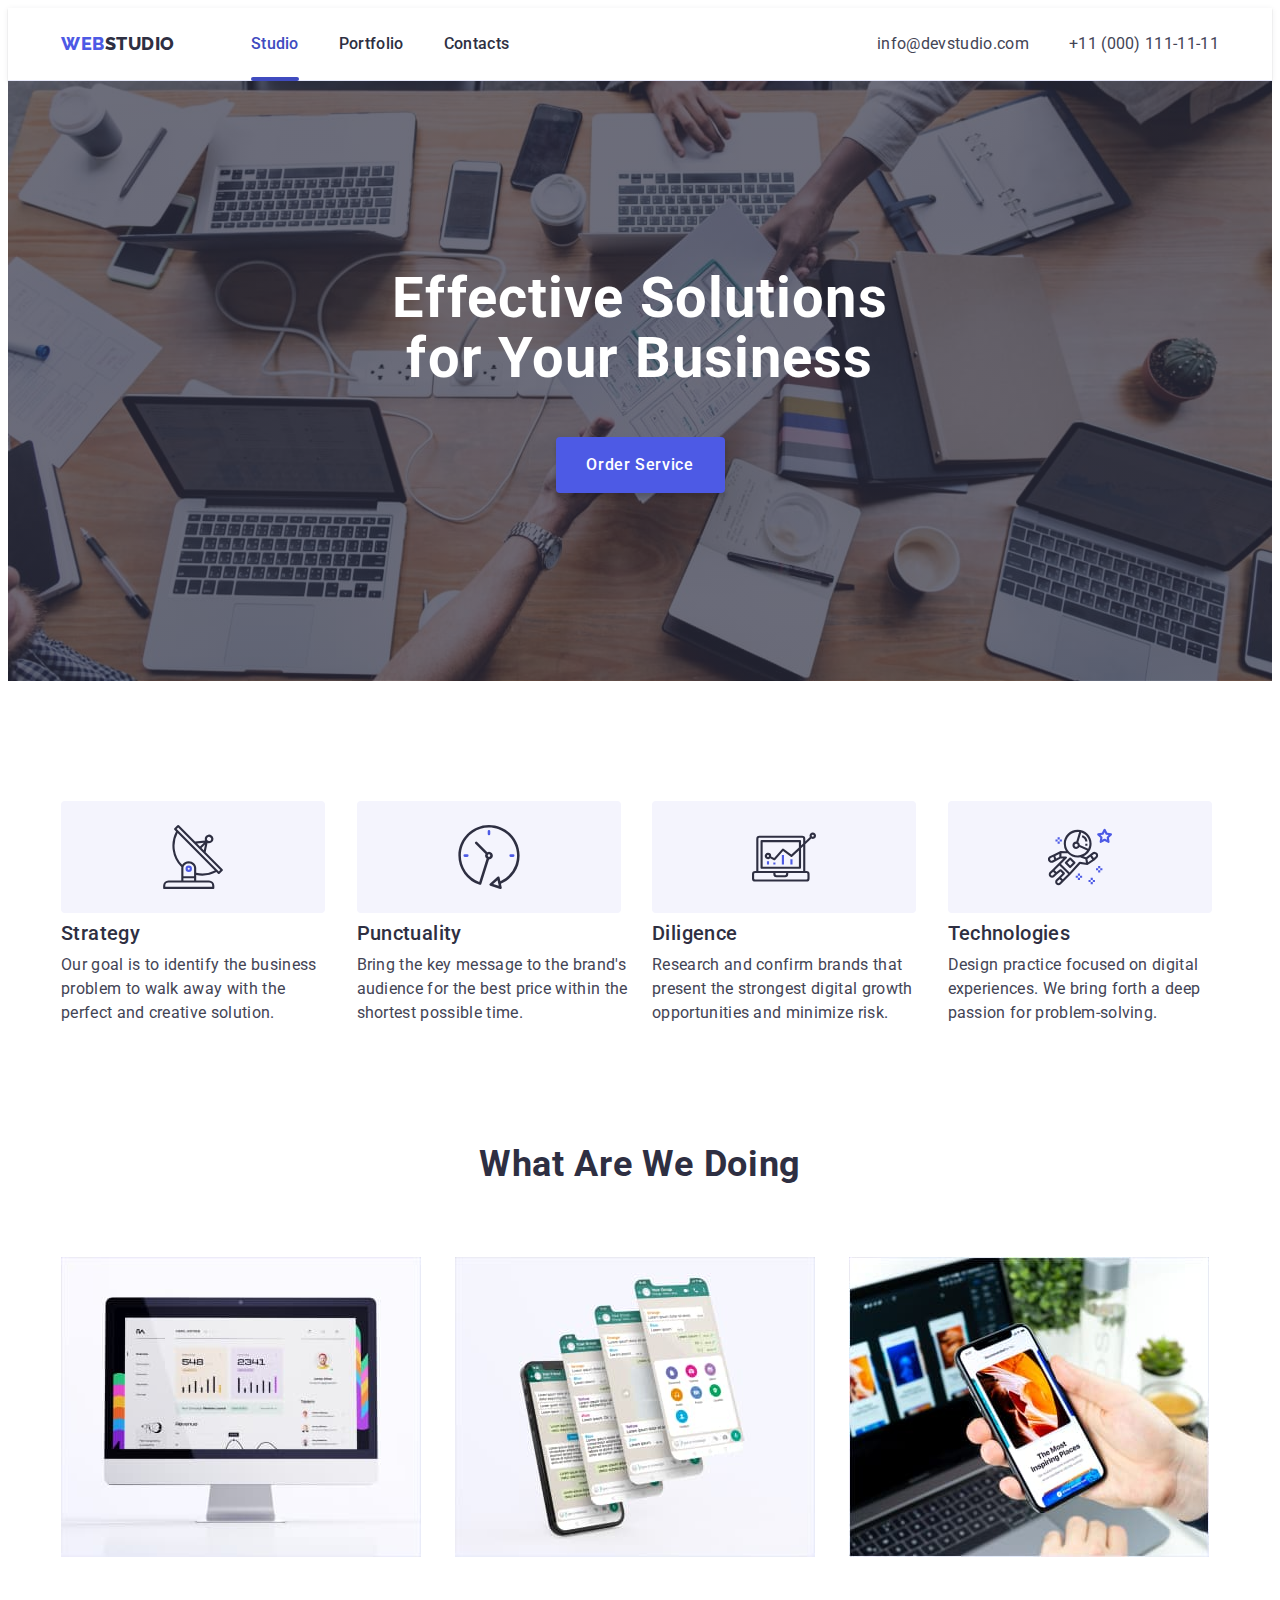
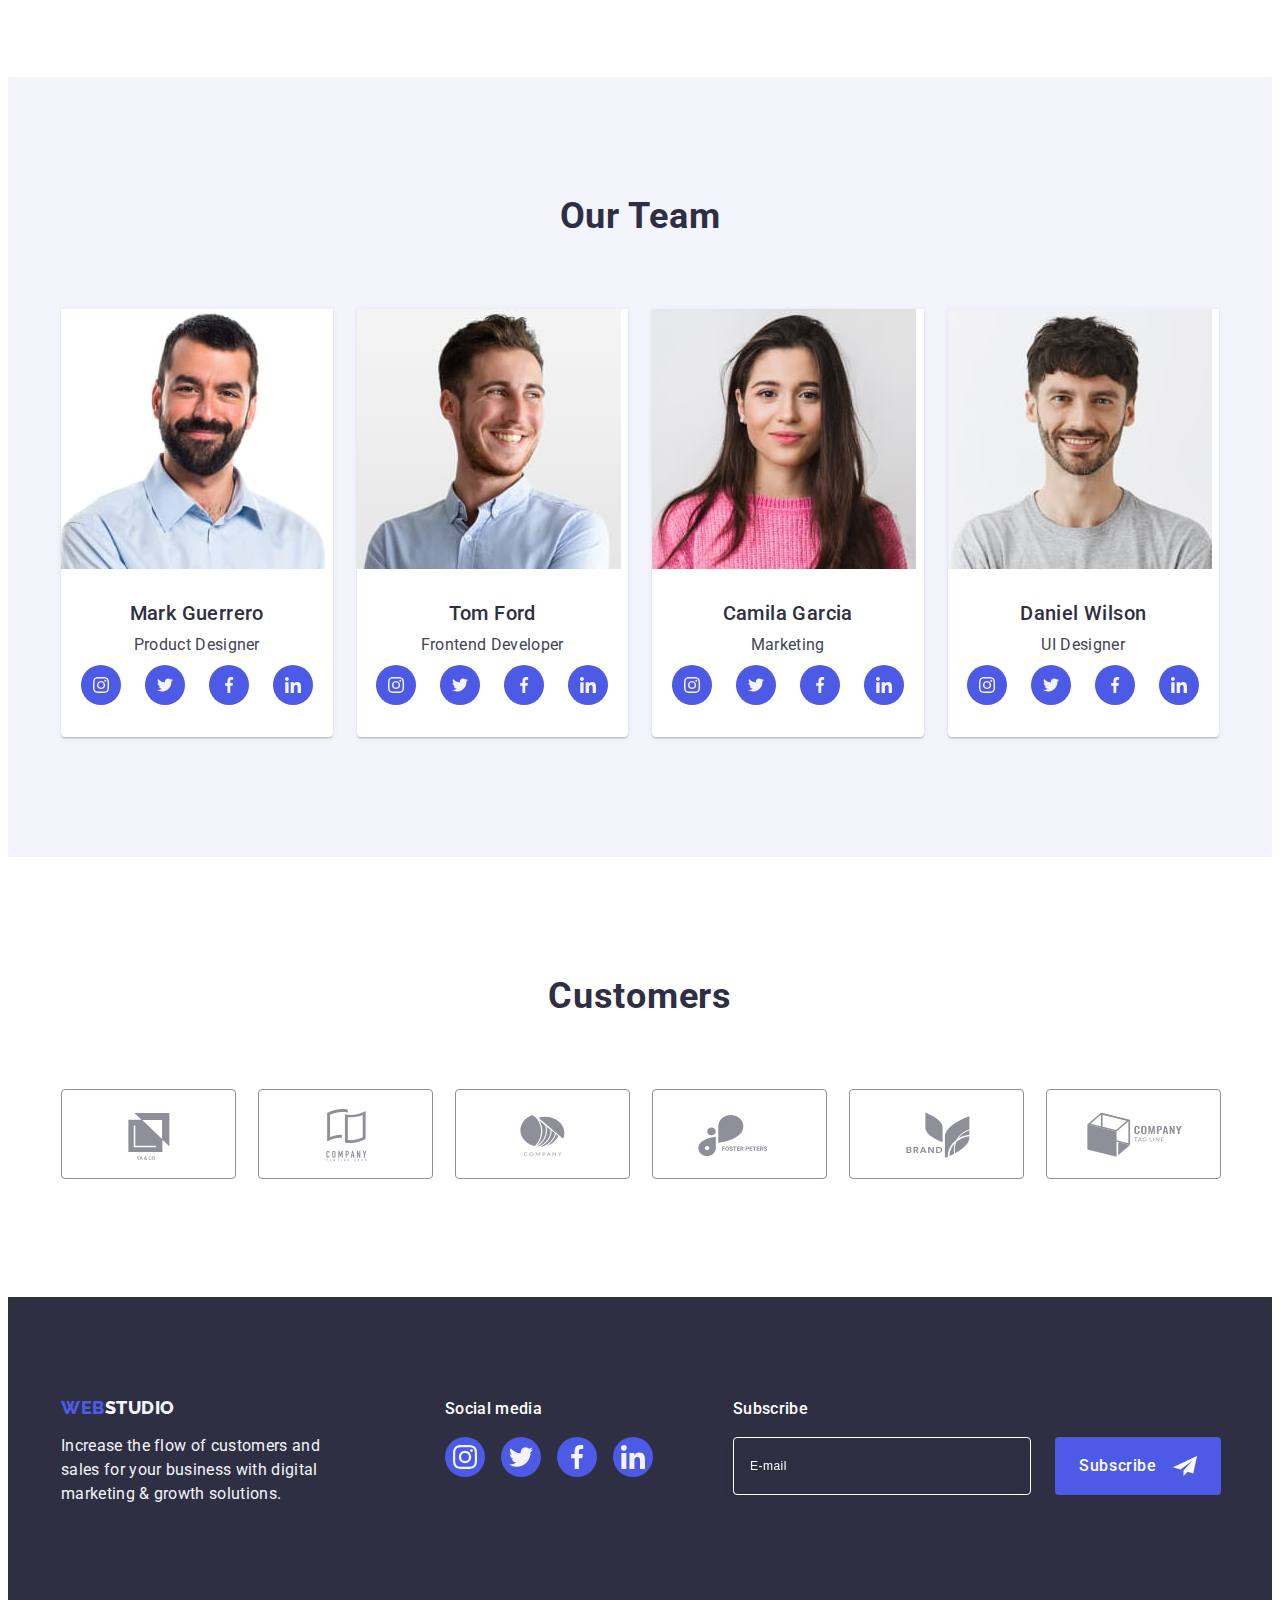
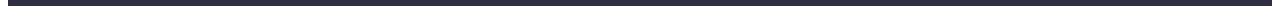
<file: index.html>
<!DOCTYPE html>
<html lang="en">
  <head>
    <meta charset="UTF-8" />
    <meta http-equiv="X-UA-Compatible" content="IE=edge" />
    <meta name="viewport" content="width=device-width, initial-scale=1.0" />
    <title>Document</title>
    <link rel="preconnect" href="https://fonts.googleapis.com" />
    <link rel="preconnect" href="https://fonts.gstatic.com" crossorigin />
    <link
      href="https://fonts.googleapis.com/css2?family=Raleway:wght@800&family=Roboto:wght@400;500;700;900&display=swap"
      rel="stylesheet"
    />
    <link
      rel="stylesheet"
      href="https://cdnjs.cloudflare.com/ajax/libs/modern-normalize/2.0.0/modern-normalize.min.css"
      integrity="sha512-4xo8blKMVCiXpTaLzQSLSw3KFOVPWhm/TRtuPVc4WG6kUgjH6J03IBuG7JZPkcWMxJ5huwaBpOpnwYElP/m6wg=="
      crossorigin="anonymous"
      referrerpolicy="no-referrer"
    />
    <link rel="stylesheet" href="./css/styles.css" />
    <link rel="stylesheet" href="./css/media.css" />
  </head>
  <body>
    <!--HEADER-->
    <header class="header">
      <div class="container container-header">
        <nav class="page-nav">
          <a class="logo link" href="./index.html"
            >Web<span class="logo-studio">Studio</span></a
          >
          <ul class="menu list">
            <li class="menu-item">
              <a class="menu-link link emphasis" href="./index.html">Studio</a>
            </li>
            <li class="menu-item">
              <a class="menu-link link" href="./portfolio.html">Portfolio</a>
            </li>
            <li class="menu-item">
              <a class="menu-link link" href="">Contacts</a>
            </li>
          </ul>
        </nav>
        <address class="address">
          <ul class="address-list list">
            <li class="address-item">
              <a class="address-link link" href="mailto:info@devstudio.com"
                >info@devstudio.com</a
              >
            </li>
            <li class="address-item">
              <a class="address-link link" href="tel:+110001111111"
                >+11 (000) 111-11-11</a
              >
            </li>
          </ul>
        </address>
        <button class="menu-open-btn" type="button" data-menu-open>
          <svg class="menu-open-icon" width="32" height="22">
            <use href="./images/icons.svg#icon-charm_menu-hamburger-1"></use>
          </svg>
        </button>
      </div>
      <div class="mob-menu is-hidden" data-menu>
        <div>
          <button class="menu-close-btn" type="button" data-menu-close>
            <svg class="menu-close-icon" width="8" height="8">
              <use href="./images/icons.svg#icon-close-black"></use>
            </svg>
          </button>
          <nav class="mob-page-nav">
            <ul class="mob-menu-list list">
              <li class="mob-menu-item">
                <a class="mob-menu-link link active" href="./index.html"
                  >Studio</a
                >
              </li>
              <li class="mob-menu-item">
                <a class="mob-menu-link link" href="./portfolio.html"
                  >Portfolio</a
                >
              </li>
              <li class="mob-menu-item">
                <a class="mob-menu-link link" href="">Contacts</a>
              </li>
            </ul>
          </nav>
        </div>
        <div>
          <address class="mob-address">
            <ul class="mob-address-list list">
              <li class="mob-address-item">
                <a class="mob-address-link tell link" href="tel:+110001111111"
                  >+11 (000) 111-11-11</a
                >
              </li>
              <li class="mob-address-item">
                <a
                  class="mob-address-link mail link"
                  href="mailto:info@devstudio.com"
                  >info@devstudio.com</a
                >
              </li>
            </ul>
          </address>
          <ul class="mob-soc-list list">
            <li class="footer-soc-item">
              <a
                href=""
                class="footer-soc-link link"
                target="_blank"
                rel="noopener noreferrer"
                ><svg class="soc-icons" width="24" height="24">
                  <use href="./images/icons.svg#icon-instagram"></use>
                </svg>
              </a>
            </li>
            <li class="footer-soc-item">
              <a
                href=""
                class="footer-soc-link link"
                target="_blank"
                rel="noopener noreferrer"
                ><svg class="soc-icons" width="24" height="24">
                  <use href="./images/icons.svg#icon-twitter"></use>
                </svg>
              </a>
            </li>
            <li class="footer-soc-item">
              <a
                href=""
                class="footer-soc-link link"
                target="_blank"
                rel="noopener noreferrer"
                ><svg class="soc-icons" width="24" height="24">
                  <use href="./images/icons.svg#icon-facebook"></use>
                </svg>
              </a>
            </li>
            <li class="footer-soc-item">
              <a
                href=""
                class="footer-soc-link link"
                target="_blank"
                rel="noopener noreferrer"
                ><svg class="soc-icons" width="24" height="24">
                  <use href="./images/icons.svg#icon-linkedin"></use>
                </svg>
              </a>
            </li>
          </ul>
        </div>
      </div>
    </header>
    <main>
      <!--HERO-->
      <section class="hero">
        <div class="container">
          <h1 class="hero-title">Effective Solutions for Your Business</h1>
          <button class="hero-btn" type="button" data-modal-open>
            Order Service
          </button>
        </div>
      </section>
      <!--ABOUT-->
      <section class="about">
        <div class="container">
          <h2 class="visually-hidden">Personality</h2>
          <ul class="about-list list">
            <li class="about-list-item">
              <div class="about-icons">
                <svg class="about-icons-item" width="64" height="64">
                  <use href="./images/icons.svg#icon-antenna"></use>
                </svg>
              </div>
              <h3 class="about-item-title">Strategy</h3>
              <p class="about-item-text">
                Our goal is to identify the business problem to walk away with
                the perfect and creative solution.
              </p>
            </li>
            <li class="about-list-item">
              <div class="about-icons">
                <svg class="about-icons-item" width="64" height="64">
                  <use href="./images/icons.svg#icon-clock"></use>
                </svg>
              </div>
              <h3 class="about-item-title">Punctuality</h3>
              <p class="about-item-text">
                Bring the key message to the brand's audience for the best price
                within the shortest possible time.
              </p>
            </li>
            <li class="about-list-item">
              <div class="about-icons">
                <svg class="about-icons-item" width="64" height="64">
                  <use href="./images/icons.svg#icon-diagram"></use>
                </svg>
              </div>
              <h3 class="about-item-title">Diligence</h3>
              <p class="about-item-text">
                Research and confirm brands that present the strongest digital
                growth opportunities and minimize risk.
              </p>
            </li>
            <li class="about-list-item">
              <div class="about-icons">
                <svg class="about-icons-item" width="64" height="64">
                  <use href="./images/icons.svg#icon-astronaut"></use>
                </svg>
              </div>
              <h3 class="about-item-title">Technologies</h3>
              <p class="about-item-text">
                Design practice focused on digital experiences. We bring forth a
                deep passion for problem-solving.
              </p>
            </li>
          </ul>
        </div>
      </section>
      <!--PROJEKT-->
      <section class="projekt">
        <div class="container">
          <h2 class="projekt-title">What are we doing</h2>
          <ul class="projekt-list list">
            <li class="project-item">
              <img
                srcset="
                  ./images/wat-are-we-doing/img1.jpg    1x,
                  ./images/wat-are-we-doing/img1-2x.jpg 2x
                "
                src="./images/wat-are-we-doing/img1.jpg"
                alt="Monitor picture"
                width="360"
                height="300"
              />
            </li>
            <li class="project-item">
              <img
                srcset="
                  ./images/wat-are-we-doing/img2.jpg    1x,
                  ./images/wat-are-we-doing/img2-2x.jpg 2x
                "
                src="./images//wat-are-we-doing/img2.jpg"
                alt="Phone picture"
                width="360"
                height="300"
              />
            </li>
            <li class="project-item">
              <img
                srcset="
                  ./images/wat-are-we-doing/img3.jpg    1x,
                  ./images/wat-are-we-doing/img3-2x.jpg 2x
                "
                src="./images//wat-are-we-doing/img3.jpg"
                alt="Laptop image"
                width="360"
                height="300"
              />
            </li>
          </ul>
        </div>
      </section>
      <!--TEAM-->
      <section class="team">
        <div class="container">
          <h2 class="team-title">Our Team</h2>
          <ul class="team-list list">
            <li class="team-item">
              <img
                srcset="
                  ./images/team/mark-guerrero.jpg    1x,
                  ./images/team/mark-guerrero-2x.jpg 2x
                "
                src="./images/team/mark-guerrero.jpg"
                alt="Photo by Mark Guerrero"
                width="264"
                height="260"
              />
              <div class="caption-team-img">
                <h3 class="team-name">Mark Guerrero</h3>
                <p class="team-profession">Product Designer</p>
                <ul class="team-soc-list list">
                  <li class="team-soc-item item">
                    <a
                      href=""
                      class="team-soc-link link"
                      target="_blank"
                      rel="noopener noreferrer"
                      ><svg class="soc-icons" width="16" height="16">
                        <use href="./images/icons.svg#icon-instagram"></use>
                      </svg>
                    </a>
                  </li>
                  <li class="team-soc-item item">
                    <a
                      href=""
                      class="team-soc-link link"
                      target="_blank"
                      rel="noopener noreferrer"
                      ><svg class="soc-icons" width="16" height="16">
                        <use href="./images/icons.svg#icon-twitter"></use>
                      </svg>
                    </a>
                  </li>
                  <li class="team-soc-item item">
                    <a
                      href=""
                      class="team-soc-link link"
                      target="_blank"
                      rel="noopener noreferrer"
                      ><svg class="soc-icons" width="16" height="16">
                        <use href="./images/icons.svg#icon-facebook"></use>
                      </svg>
                    </a>
                  </li>
                  <li class="team-soc-item item">
                    <a
                      href=""
                      class="team-soc-link link"
                      target="_blank"
                      rel="noopener noreferrer"
                      ><svg class="soc-icons" width="16" height="16">
                        <use href="./images/icons.svg#icon-linkedin"></use>
                      </svg>
                    </a>
                  </li>
                </ul>
              </div>
            </li>
            <li class="team-item">
              <img
                srcset="
                  ./images/team/tom-ford.jpg    1x,
                  ./images/team/tom-ford-2x.jpg 2x
                "
                src="./images/team/tom-ford.jpg"
                alt="Photo by Tom Ford"
                width="264"
                height="260"
              />
              <div class="caption-team-img">
                <h3 class="team-name">Tom Ford</h3>
                <p class="team-profession">Frontend Developer</p>
                <ul class="team-soc-list list">
                  <li class="team-soc-item item">
                    <a
                      href=""
                      class="team-soc-link link"
                      target="_blank"
                      rel="noopener noreferrer"
                      ><svg class="soc-icons" width="16" height="16">
                        <use href="./images/icons.svg#icon-instagram"></use>
                      </svg>
                    </a>
                  </li>
                  <li class="team-soc-item item">
                    <a
                      href=""
                      class="team-soc-link link"
                      target="_blank"
                      rel="noopener noreferrer"
                      ><svg class="soc-icons" width="16" height="16">
                        <use href="./images/icons.svg#icon-twitter"></use>
                      </svg>
                    </a>
                  </li>
                  <li class="team-soc-item item">
                    <a
                      href=""
                      class="team-soc-link link"
                      target="_blank"
                      rel="noopener noreferrer"
                      ><svg class="soc-icons" width="16" height="16">
                        <use href="./images/icons.svg#icon-facebook"></use>
                      </svg>
                    </a>
                  </li>
                  <li class="team-soc-item item">
                    <a
                      href=""
                      class="team-soc-link link"
                      target="_blank"
                      rel="noopener noreferrer"
                      ><svg class="soc-icons" width="16" height="16">
                        <use href="./images/icons.svg#icon-linkedin"></use>
                      </svg>
                    </a>
                  </li>
                </ul>
              </div>
            </li>
            <li class="team-item">
              <img
                srcset="
                  ./images/team/camila-garcia.jpg    1x,
                  ./images/team/camila-garcia-2x.jpg 2x
                "
                src="./images/team/camila-garcia.jpg"
                alt="Photo by Camila Garcia"
                width="264"
                height="260"
              />
              <div class="caption-team-img">
                <h3 class="team-name">Camila Garcia</h3>
                <p class="team-profession">Marketing</p>
                <ul class="team-soc-list list">
                  <li class="team-soc-item item">
                    <a
                      href=""
                      class="team-soc-link link"
                      target="_blank"
                      rel="noopener noreferrer"
                      ><svg class="soc-icons" width="16" height="16">
                        <use href="./images/icons.svg#icon-instagram"></use>
                      </svg>
                    </a>
                  </li>
                  <li class="team-soc-item item">
                    <a
                      href=""
                      class="team-soc-link link"
                      target="_blank"
                      rel="noopener noreferrer"
                      ><svg class="soc-icons" width="16" height="16">
                        <use href="./images/icons.svg#icon-twitter"></use>
                      </svg>
                    </a>
                  </li>
                  <li class="team-soc-item item">
                    <a
                      href=""
                      class="team-soc-link link"
                      target="_blank"
                      rel="noopener noreferrer"
                      ><svg class="soc-icons" width="16" height="16">
                        <use href="./images/icons.svg#icon-facebook"></use>
                      </svg>
                    </a>
                  </li>
                  <li class="team-soc-item item">
                    <a
                      href=""
                      class="team-soc-link link"
                      target="_blank"
                      rel="noopener noreferrer"
                      ><svg class="soc-icons" width="16" height="16">
                        <use href="./images/icons.svg#icon-linkedin"></use>
                      </svg>
                    </a>
                  </li>
                </ul>
              </div>
            </li>
            <li class="team-item">
              <img
                srcset="
                  ./images/team/daniel-wilson.jpg    1x,
                  ./images/team/daniel-wilson-2x.jpg 2x
                "
                src="./images/team/daniel-wilson.jpg"
                alt="Photo by Daniel Wilson"
                width="264"
                height="260"
              />
              <div class="caption-team-img">
                <h3 class="team-name">Daniel Wilson</h3>
                <p class="team-profession">UI Designer</p>
                <ul class="team-soc-list list">
                  <li class="team-soc-item item">
                    <a
                      href=""
                      class="team-soc-link link"
                      target="_blank"
                      rel="noopener noreferrer"
                      ><svg class="soc-icons" width="16" height="16">
                        <use href="./images/icons.svg#icon-instagram"></use>
                      </svg>
                    </a>
                  </li>
                  <li class="team-soc-item item">
                    <a
                      href=""
                      class="team-soc-link link"
                      target="_blank"
                      rel="noopener noreferrer"
                      ><svg class="soc-icons" width="16" height="16">
                        <use href="./images/icons.svg#icon-twitter"></use>
                      </svg>
                    </a>
                  </li>
                  <li class="team-soc-item item">
                    <a
                      href=""
                      class="team-soc-link link"
                      target="_blank"
                      rel="noopener noreferrer"
                      ><svg class="soc-icons" width="16" height="16">
                        <use href="./images/icons.svg#icon-facebook"></use>
                      </svg>
                    </a>
                  </li>
                  <li class="team-soc-item item">
                    <a
                      href=""
                      class="team-soc-link link"
                      target="_blank"
                      rel="noopener noreferrer"
                      ><svg class="soc-icons" width="16" height="16">
                        <use href="./images/icons.svg#icon-linkedin"></use>
                      </svg>
                    </a>
                  </li>
                </ul>
              </div>
            </li>
          </ul>
        </div>
      </section>
      <!--CUSTOMERS-->
      <section class="customers">
        <div class="container">
          <h2 class="customers-title">Customers</h2>
          <ul class="customers-list list">
            <li class="customers-item item">
              <a
                href=""
                class="customers-link link"
                target="_blank"
                rel="noopener noreferrer"
                ><svg class="customers-icons" width="104" height="56">
                  <use href="./images/icons.svg#icon-Logo-1"></use>
                </svg>
              </a>
            </li>
            <li class="customers-item item">
              <a
                href=""
                class="customers-link link"
                target="_blank"
                rel="noopener noreferrer"
                ><svg class="customers-icons" width="104" height="56">
                  <use href="./images/icons.svg#icon-Logo-2"></use>
                </svg>
              </a>
            </li>
            <li class="customers-item item">
              <a
                href=""
                class="customers-link link"
                target="_blank"
                rel="noopener noreferrer"
                ><svg class="customers-icons" width="104" height="56">
                  <use href="./images/icons.svg#icon-Logo-3"></use>
                </svg>
              </a>
            </li>
            <li class="customers-item item">
              <a
                href=""
                class="customers-link link"
                target="_blank"
                rel="noopener noreferrer"
                ><svg class="customers-icons" width="104" height="56">
                  <use href="./images/icons.svg#icon-Logo-4"></use>
                </svg>
              </a>
            </li>
            <li class="customers-item item">
              <a
                href=""
                class="customers-link link"
                target="_blank"
                rel="noopener noreferrer"
                ><svg class="customers-icons" width="104" height="56">
                  <use href="./images/icons.svg#icon-Logo-5"></use>
                </svg>
              </a>
            </li>
            <li class="customers-item item">
              <a
                href=""
                class="customers-link link"
                target="_blank"
                rel="noopener noreferrer"
                ><svg class="customers-icons" width="104" height="56">
                  <use href="./images/icons.svg#icon-Logo-6"></use>
                </svg>
              </a>
            </li>
          </ul>
        </div>
      </section>
    </main>
    <!--FOOTER-->
    <footer class="footer">
      <div class="container footer-box">
        <div class="logo-box">
          <a class="logo link logo-footer" href="./index.html"
            >Web<span class="logo-studio studio">Studio</span></a
          >
          <p class="footer-text">
            Increase the flow of customers and sales for your business with
            digital marketing & growth solutions.
          </p>
        </div>
        <div class="soc-box">
          <p class="footer-soc-text">Social media</p>
          <ul class="footer-soc-list list">
            <li class="footer-soc-item">
              <a
                href=""
                class="footer-soc-link link"
                target="_blank"
                rel="noopener noreferrer"
                ><svg class="soc-icons" width="24" height="24">
                  <use href="./images/icons.svg#icon-instagram"></use>
                </svg>
              </a>
            </li>
            <li class="footer-soc-item">
              <a
                href=""
                class="footer-soc-link link"
                target="_blank"
                rel="noopener noreferrer"
                ><svg class="soc-icons" width="24" height="24">
                  <use href="./images/icons.svg#icon-twitter"></use>
                </svg>
              </a>
            </li>
            <li class="footer-soc-item">
              <a
                href=""
                class="footer-soc-link link"
                target="_blank"
                rel="noopener noreferrer"
                ><svg class="soc-icons" width="24" height="24">
                  <use href="./images/icons.svg#icon-facebook"></use>
                </svg>
              </a>
            </li>
            <li class="footer-soc-item">
              <a
                href=""
                class="footer-soc-link link"
                target="_blank"
                rel="noopener noreferrer"
                ><svg class="soc-icons" width="24" height="24">
                  <use href="./images/icons.svg#icon-linkedin"></use>
                </svg>
              </a>
            </li>
          </ul>
        </div>
        <div class="footer-form-wrap">
          <p class="footer-form-text">Subscribe</p>
          <form class="footer-form" name="subscription">
            <label class="footer-label">
              <input
                type="email"
                name="email"
                class="footer-input"
                placeholder="E-mail"
              />
            </label>
            <button class="footer-btn" type="submit">
              Subscribe<svg class="footer-btn-icon" width="24" height="24">
                <use href="./images/icons.svg#icon-frame"></use>
              </svg>
            </button>
          </form>
        </div>
      </div>
    </footer>
    <!--MODAL-->
    <div class="backdrop is-hidden" data-modal>
      <div class="modal">
        <button type="button" class="modal-close" data-modal-close>
          <svg class="close-icon" width="8" height="8">
            <use href="./images/icons.svg#icon-close-black"></use>
          </svg>
        </button>
        <p class="modal-title">Leave your contacts and we will call you back</p>
        <form name="modal-form">
          <div class="form-field">
            <label class="form-field-label" for="user-name">Name</label>
            <div class="input-wraper">
              <input
                type="text"
                class="modal-input"
                name="user-name"
                id="user-name"
              />
              <svg class="modal-icon" width="18" height="24">
                <use href="./images/icons.svg#icon-person"></use>
              </svg>
            </div>
          </div>
          <div class="form-field">
            <label class="form-field-label" for="user-phone">Phone</label>
            <div class="input-wraper">
              <input
                type="tel"
                class="modal-input"
                name="user-phone"
                id="user-phone"
              />
              <svg class="modal-icon" width="18" height="24">
                <use href="./images/icons.svg#icon-phone"></use>
              </svg>
            </div>
          </div>
          <div class="form-field">
            <label class="form-field-label" for="user-email">Email</label>
            <div class="input-wraper">
              <input
                type="email"
                class="modal-input"
                name="user-email"
                id="user-email"
              />
              <svg class="modal-icon" width="18" height="24">
                <use href="./images/icons.svg#icon-email"></use>
              </svg>
            </div>
          </div>
          <div class="form-field-textarea">
            <label class="form-field-label" for="user-comment">Comment</label>
            <textarea
              class="textarea"
              name="user-comment"
              id="user-comment"
              placeholder="Text input"
            ></textarea>
          </div>
          <div class="chec-wrap">
            <input
              class="chec-input visually-hidden"
              type="checkbox"
              id="user-privacy"
              name="user-privacy"
              value="true"
            />
            <label class="chec-text" for="user-privacy"
              ><span class="chec-icon-wrap">
                <svg class="chec-icon" width="10" height="8">
                  <use href="./images/icons.svg#icon-chec"></use>
                </svg>
              </span>
              I accept the terms and conditions of the
              <a class="chec-text-link link" href="#">Privacy Policy</a>
            </label>
          </div>
          <button class="modal-btm" type="submit">Send</button>
        </form>
      </div>
    </div>
    <script src="./js/modal.js"></script>
    <script src="./js/menu.js"></script>
  </body>
</html>
</file>
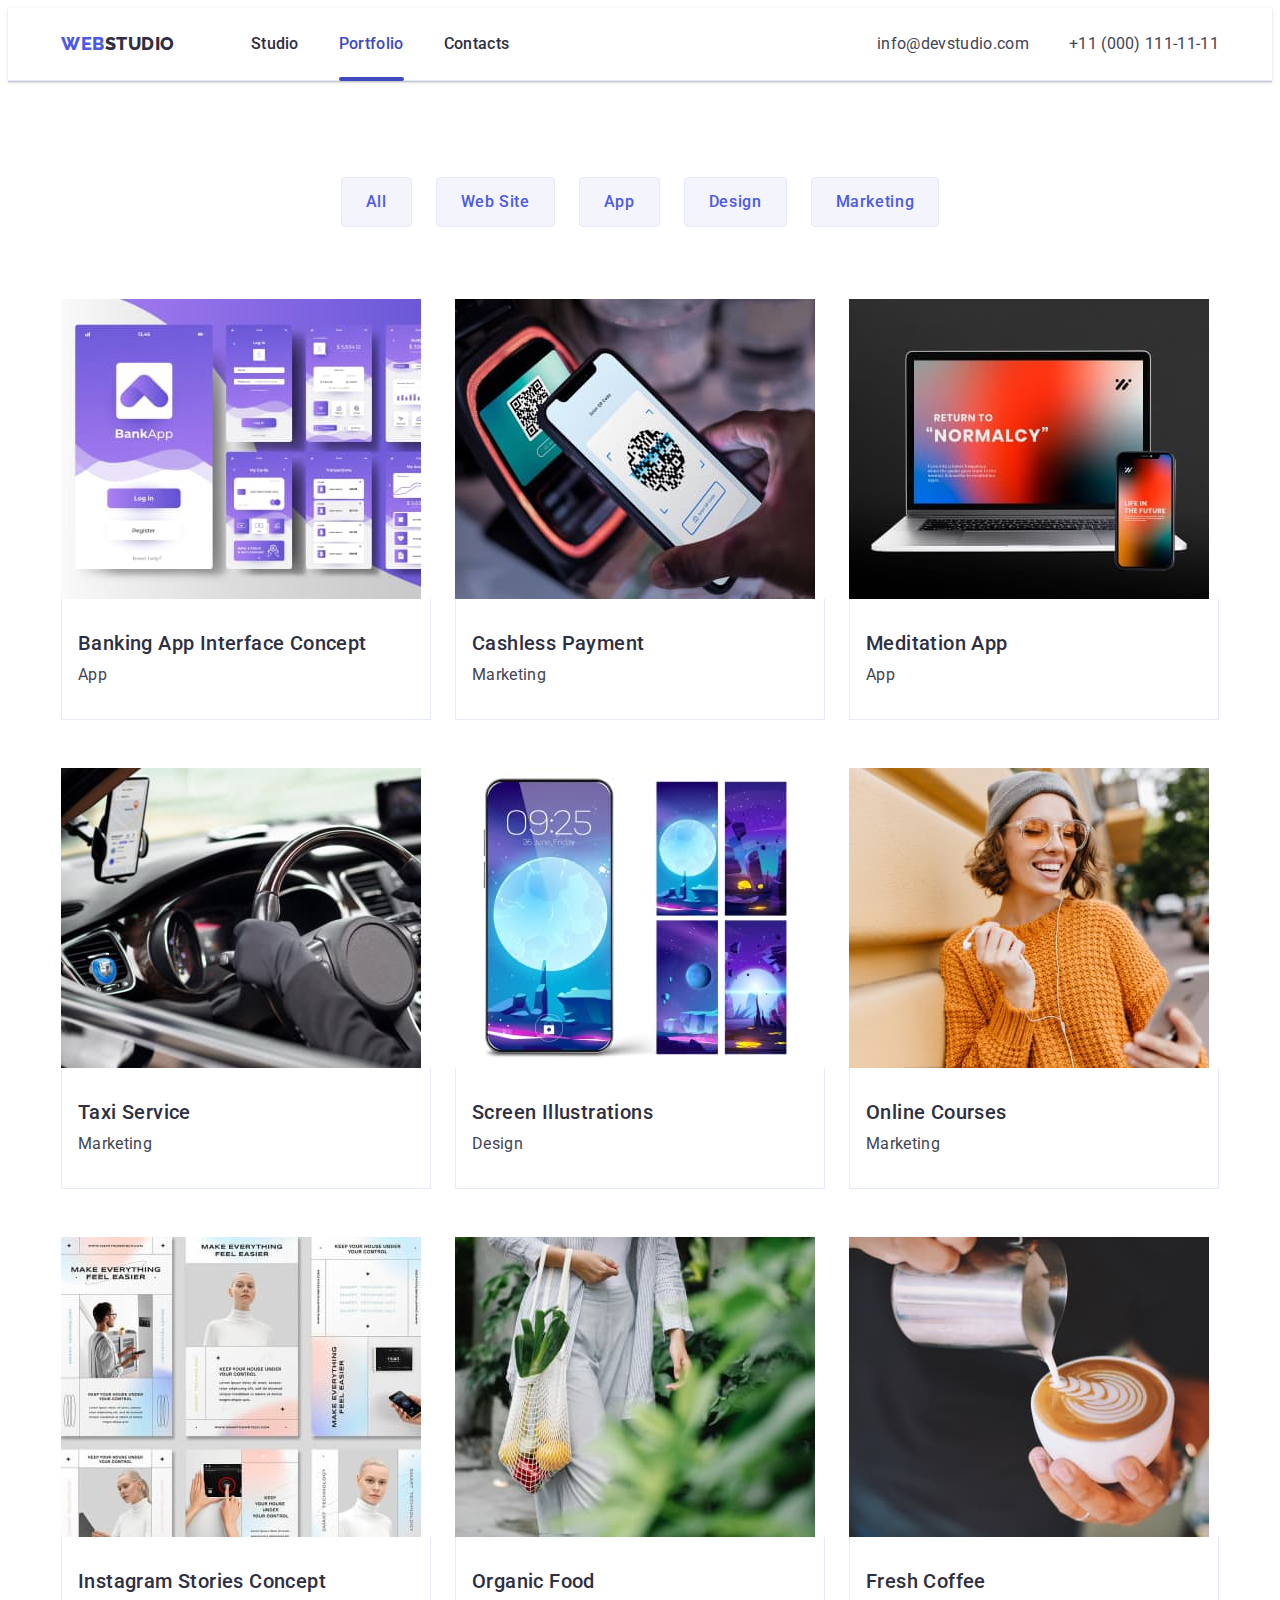
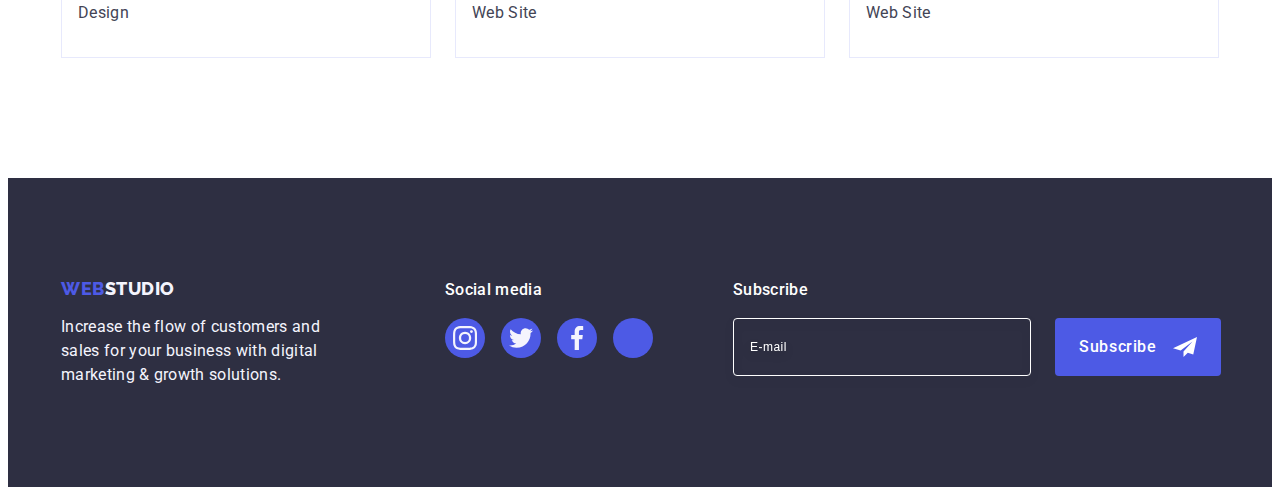
<file: portfolio.html>
<!DOCTYPE html>
<html lang="en">
  <head>
    <meta charset="UTF-8" />
    <meta http-equiv="X-UA-Compatible" content="IE=edge" />
    <meta name="viewport" content="width=device-width, initial-scale=1.0" />
    <title>Portfolio</title>
    <link rel="preconnect" href="https://fonts.googleapis.com" />
    <link rel="preconnect" href="https://fonts.gstatic.com" crossorigin />
    <link
      href="https://fonts.googleapis.com/css2?family=Raleway:wght@800&family=Roboto:wght@400;500;700;900&display=swap"
      rel="stylesheet"
    />
    <link
      rel="stylesheet"
      href="https://cdnjs.cloudflare.com/ajax/libs/modern-normalize/2.0.0/modern-normalize.min.css"
      integrity="sha512-4xo8blKMVCiXpTaLzQSLSw3KFOVPWhm/TRtuPVc4WG6kUgjH6J03IBuG7JZPkcWMxJ5huwaBpOpnwYElP/m6wg=="
      crossorigin="anonymous"
      referrerpolicy="no-referrer"
    />
    <link rel="stylesheet" href="./css/styles.css" />
    <link rel="stylesheet" href="./css/media.css" />
  </head>
  <body>
    <!--HEDER-->
    <header class="header">
      <div class="container container-header">
        <nav class="page-nav">
          <a class="logo link" href="./index.html"
            >Web<span class="logo-studio">Studio</span></a
          >
          <ul class="menu list">
            <li class="menu-item">
              <a class="menu-link link" href="./index.html">Studio</a>
            </li>
            <li class="menu-item">
              <a class="menu-link link emphasis" href="./portfolio.html"
                >Portfolio</a
              >
            </li>
            <li class="menu-item">
              <a class="menu-link link" href="">Contacts</a>
            </li>
          </ul>
        </nav>
        <address class="address">
          <ul class="address-list list">
            <li class="address-item">
              <a class="address-link link" href="mailto:info@devstudio.com"
                >info@devstudio.com</a
              >
            </li>
            <li class="address-item">
              <a class="address-link link" href="tel:+110001111111"
                >+11 (000) 111-11-11</a
              >
            </li>
          </ul>
        </address>
        <button class="menu-open-btn" type="button" data-menu-open>
          <svg class="menu-open-icon" width="32" height="22">
            <use href="./images/icons.svg#icon-antenna"></use>
          </svg>
        </button>
      </div>
      <div class="mob-menu is-hidden" data-menu>
        <div>
          <button class="menu-close-btn" type="button" data-menu-close>
            <svg class="menu-close-icon" width="8" height="8">
              <use href="./images/icons.svg#icon-close-black"></use>
            </svg>
          </button>
          <nav class="mob-page-nav">
            <ul class="mob-menu-list list">
              <li class="mob-menu-item">
                <a class="mob-menu-link link" href="./index.html">Studio</a>
              </li>
              <li class="mob-menu-item">
                <a class="mob-menu-link link" href="./portfolio.html"
                  >Portfolio</a
                >
              </li>
              <li class="mob-menu-item">
                <a class="mob-menu-link link" href="">Contacts</a>
              </li>
            </ul>
          </nav>
        </div>
        <div>
          <address class="mob-address">
            <ul class="mob-address-list list">
              <li class="mob-address-item">
                <a class="mob-address-link tell link" href="tel:+110001111111"
                  >+11 (000) 111-11-11</a
                >
              </li>
              <li class="mob-address-item">
                <a
                  class="mob-address-link mail link"
                  href="mailto:info@devstudio.com"
                  >info@devstudio.com</a
                >
              </li>
            </ul>
          </address>
          <ul class="mob-soc-list list">
            <li class="footer-soc-item">
              <a
                href=""
                class="footer-soc-link link"
                target="_blank"
                rel="noopener noreferrer"
                ><svg class="soc-icons" width="24" height="24">
                  <use href="./images/icons.svg#icon-instagram"></use>
                </svg>
              </a>
            </li>
            <li class="footer-soc-item">
              <a
                href=""
                class="footer-soc-link link"
                target="_blank"
                rel="noopener noreferrer"
                ><svg class="soc-icons" width="24" height="24">
                  <use href="./images/icons.svg#icon-twitter"></use>
                </svg>
              </a>
            </li>
            <li class="footer-soc-item">
              <a
                href=""
                class="footer-soc-link link"
                target="_blank"
                rel="noopener noreferrer"
                ><svg class="soc-icons" width="24" height="24">
                  <use href="./images/icons.svg#icon-facebook"></use>
                </svg>
              </a>
            </li>
            <li class="footer-soc-item">
              <a
                href=""
                class="footer-soc-link link"
                target="_blank"
                rel="noopener noreferrer"
                ><svg class="soc-icons" width="24" height="24">
                  <use href="./images/icons.svg#icon-linkedin"></use>
                </svg>
              </a>
            </li>
          </ul>
        </div>
      </div>
    </header>
    <main>
      <!--GALLERY-->
      <section class="gallery">
        <div class="container">
          <h1 class="visually-hidden">Our works</h1>
          <ul class="button-list list">
            <li><button class="gallery-nav-btn" type="button">All</button></li>
            <li>
              <button class="gallery-nav-btn" type="button">Web Site</button>
            </li>
            <li><button class="gallery-nav-btn" type="button">App</button></li>
            <li>
              <button class="gallery-nav-btn" type="button">Design</button>
            </li>
            <li>
              <button class="gallery-nav-btn" type="button">Marketing</button>
            </li>
          </ul>
          <ul class="gallery-list list">
            <li class="gallery-list-item">
              <a class="link gallery-link" href="">
                <div class="gallery-cover">
                  <img
                    src="./images/works/work1.jpg"
                    alt="Banking app"
                    width="360"
                    height="300"
                  />
                  <p class="gallery-cover-text">
                    14 Stylish and User-Friendly App Design Concepts · Task
                    Manager App · Calorie Tracker App · Exotic Fruit Ecommerce
                    App · Cloud Storage App
                  </p>
                </div>

                <div class="caption-gallerry-img">
                  <h2 class="gallery-title">Banking App Interface Concept</h2>
                  <p class="gallery-category">App</p>
                </div>
              </a>
            </li>
            <li class="gallery-list-item">
              <a class="link gallery-link" href="">
                <div class="gallery-cover">
                  <img
                    src="./images/works/work2.jpg"
                    alt="Cashless payment"
                    width="360"
                    height="300"
                  />
                  <p class="gallery-cover-text">
                    14 Stylish and User-Friendly App Design Concepts · Task
                    Manager App · Calorie Tracker App · Exotic Fruit Ecommerce
                    App · Cloud Storage App
                  </p>
                </div>

                <div class="caption-gallerry-img">
                  <h2 class="gallery-title">Cashless Payment</h2>
                  <p class="gallery-category">Marketing</p>
                </div>
              </a>
            </li>
            <li class="gallery-list-item">
              <a class="link gallery-link" href="">
                <div class="gallery-cover">
                  <img
                    src="./images/works/work3.jpg"
                    alt="Meditation app"
                    width="360"
                    height="300"
                  />
                  <p class="gallery-cover-text">
                    14 Stylish and User-Friendly App Design Concepts · Task
                    Manager App · Calorie Tracker App · Exotic Fruit Ecommerce
                    App · Cloud Storage App
                  </p>
                </div>

                <div class="caption-gallerry-img">
                  <h2 class="gallery-title">Meditation App</h2>
                  <p class="gallery-category">App</p>
                </div>
              </a>
            </li>
            <li class="gallery-list-item">
              <a class="link gallery-link" href="">
                <div class="gallery-cover">
                  <img
                    src="./images/works/work4.jpg"
                    alt="Taxi service"
                    width="360"
                    height="300"
                  />
                  <p class="gallery-cover-text">
                    14 Stylish and User-Friendly App Design Concepts · Task
                    Manager App · Calorie Tracker App · Exotic Fruit Ecommerce
                    App · Cloud Storage App
                  </p>
                </div>

                <div class="caption-gallerry-img">
                  <h2 class="gallery-title">Taxi Service</h2>
                  <p class="gallery-category">Marketing</p>
                </div>
              </a>
            </li>
            <li class="gallery-list-item">
              <a class="link gallery-link" href="">
                <div class="gallery-cover">
                  <img
                    src="./images/works/work5.jpg"
                    alt="Screen illustrations"
                    width="360"
                    height="300"
                  />
                  <p class="gallery-cover-text">
                    14 Stylish and User-Friendly App Design Concepts · Task
                    Manager App · Calorie Tracker App · Exotic Fruit Ecommerce
                    App · Cloud Storage App
                  </p>
                </div>

                <div class="caption-gallerry-img">
                  <h2 class="gallery-title">Screen Illustrations</h2>
                  <p class="gallery-category">Design</p>
                </div>
              </a>
            </li>
            <li class="gallery-list-item">
              <a class="link gallery-link" href="">
                <div class="gallery-cover">
                  <img
                    src="./images/works/work6.jpg"
                    alt="A girl with a phone"
                    width="360"
                    height="300"
                  />
                  <p class="gallery-cover-text">
                    14 Stylish and User-Friendly App Design Concepts · Task
                    Manager App · Calorie Tracker App · Exotic Fruit Ecommerce
                    App · Cloud Storage App
                  </p>
                </div>

                <div class="caption-gallerry-img">
                  <h2 class="gallery-title">Online Courses</h2>
                  <p class="gallery-category">Marketing</p>
                </div>
              </a>
            </li>
            <li class="gallery-list-item">
              <a class="link gallery-link" href="">
                <div class="gallery-cover">
                  <img
                    src="./images/works/work7.jpg"
                    alt="Instagram stories"
                    width="360"
                    height="300"
                  />
                  <p class="gallery-cover-text">
                    14 Stylish and User-Friendly App Design Concepts · Task
                    Manager App · Calorie Tracker App · Exotic Fruit Ecommerce
                    App · Cloud Storage App
                  </p>
                </div>

                <div class="caption-gallerry-img">
                  <h2 class="gallery-title">Instagram Stories Concept</h2>
                  <p class="gallery-category">Design</p>
                </div>
              </a>
            </li>
            <li class="gallery-list-item">
              <a class="link gallery-link" href="">
                <div class="gallery-cover">
                  <img
                    src="./images/works/work8.jpg"
                    alt="Organic food"
                    width="360"
                    height="300"
                  />
                  <p class="gallery-cover-text">
                    14 Stylish and User-Friendly App Design Concepts · Task
                    Manager App · Calorie Tracker App · Exotic Fruit Ecommerce
                    App · Cloud Storage App
                  </p>
                </div>

                <div class="caption-gallerry-img">
                  <h2 class="gallery-title">Organic Food</h2>
                  <p class="gallery-category">Web Site</p>
                </div>
              </a>
            </li>
            <li class="gallery-list-item">
              <a class="link gallery-link" href="">
                <div class="gallery-cover">
                  <img
                    src="./images/works/work9.jpg"
                    alt="Fresh coffee"
                    width="360"
                    height="300"
                  />
                  <p class="gallery-cover-text">
                    14 Stylish and User-Friendly App Design Concepts · Task
                    Manager App · Calorie Tracker App · Exotic Fruit Ecommerce
                    App · Cloud Storage App
                  </p>
                </div>

                <div class="caption-gallerry-img">
                  <h2 class="gallery-title">Fresh Coffee</h2>
                  <p class="gallery-category">Web Site</p>
                </div>
              </a>
            </li>
          </ul>
        </div>
      </section>
    </main>
    <!--FOOTER-->
    <footer class="footer">
      <div class="container footer-box">
        <div class="logo-box">
          <a class="logo link logo-footer" href="./index.html"
            >Web<span class="logo-studio studio">Studio</span></a
          >
          <p class="footer-text">
            Increase the flow of customers and sales for your business with
            digital marketing & growth solutions.
          </p>
        </div>
        <div class="soc-box">
          <p class="footer-soc-text">Social media</p>
          <ul class="footer-soc-list list">
            <li class="footer-soc-item">
              <a
                href=""
                class="footer-soc-link link"
                target="_blank"
                rel="noopener noreferrer"
                ><svg class="soc-icons" width="24" height="24">
                  <use href="./images/icons.svg#icon-instagram"></use>
                </svg>
              </a>
            </li>
            <li class="footer-soc-item">
              <a
                href=""
                class="footer-soc-link link"
                target="_blank"
                rel="noopener noreferrer"
                ><svg class="soc-icons" width="24" height="24">
                  <use href="./images/icons.svg#icon-twitter"></use>
                </svg>
              </a>
            </li>
            <li class="footer-soc-item">
              <a
                href=""
                class="footer-soc-link link"
                target="_blank"
                rel="noopener noreferrer"
                ><svg class="soc-icons" width="24" height="24">
                  <use href="./images/icons.svg#icon-facebook"></use>
                </svg>
              </a>
            </li>
            <li class="footer-soc-item">
              <a
                href=""
                class="footer-soc-link link"
                target="_blank"
                rel="noopener noreferrer"
                ><svg class="soc-icons" width="24" height="24">
                  <use
                    href="./images/icons.svg#icon-charm_menu-hamburger-1"
                  ></use>
                </svg>
              </a>
            </li>
          </ul>
        </div>
        <div class="footer-form-wrap">
          <p class="footer-form-text">Subscribe</p>
          <form class="footer-form" name="subscription">
            <label class="footer-label">
              <input
                type="email"
                name="email"
                class="footer-input"
                placeholder="E-mail"
              />
            </label>
            <button class="footer-btn" type="submit">
              Subscribe<svg class="footer-btn-icon" width="24" height="24">
                <use href="./images/icons.svg#icon-frame"></use>
              </svg>
            </button>
          </form>
        </div>
      </div>
    </footer>
    <script src="./js/modal.js"></script>
    <script src="./js/menu.js"></script>
  </body>
</html>
</file>
<file: css/styles.css>
:root {
  --primary-text-color: #434455;
  --secondary-text-color: #2e2f42;
  --main-bg-color: #ffffff;
  --accent-color: #4d5ae5;
  --tra: 250ms cubic-bezier(0.4, 0, 0.2, 1);
}

p,
h1,
h2,
h3,
h4,
h5,
h6 {
  margin: 0;
}

ul {
  margin: 0;
  padding: 0;
}

img {
  display: block;
  max-width: 100%;
  height: auto;
}

.container {
  max-width: 426px;
  padding-left: 15px;
  padding-right: 15px;
  margin-left: auto;
  margin-right: auto;
}

body {
  font-family: "Roboto", sans-serif;
  color: var(--primary-text-color);
  background-color: var(--main-bg-color);
}

.link {
  text-decoration: none;
}

.list {
  list-style: none;
}

/* heder */

.header {
  border-bottom: 1px solid #e7e9fc;
  box-shadow: 0px 2px 1px rgba(46, 47, 66, 0.08),
    0px 1px 1px rgba(46, 47, 66, 0.16), 0px 1px 6px rgba(46, 47, 66, 0.08);
}

.container-header {
  display: flex;
  justify-content: space-between;
  padding-top: 24px;
  padding-bottom: 24px;
}

.page-nav {
  display: flex;
  align-items: center;
}

.menu {
  display: none;
}

.address-list {
  display: non;
}

.logo {
  font-family: "Raleway", sans-serif;
  font-weight: 800;
  font-size: 18px;
  line-height: 1.17;
  letter-spacing: 0.03em;
  text-transform: uppercase;
  color: #4d5ae5;

  display: block;
  margin-right: 76px;
}

.logo-studio {
  color: #2e2f42;
}

.address {
  display: none;
}

/* mobail menu */

.menu-open-btn {
  cursor: pointer;
  border: none;
  min-width: 32px;
  height: 22px;
  padding: 0;
  fill: #2e2f42;
}

.menu-open-icon {
  stroke: #2e2f42;
}

.mob-menu {
  position: fixed;
  z-index: 1;
  width: 100vw;
  height: 100vh;
  top: 0;
  background-color: #fff;
  padding: 24px 24px 40px 40px;
  display: flex;
  flex-direction: column;
  justify-content: space-between;
}

.menu-close-btn {
  cursor: pointer;
  width: 24px;
  height: 24px;
  padding: 0;
  background: #e7e9fc;
  opacity: 0.7;

  border: 1px solid #8e8f99;
  border-radius: 50%;
  margin-left: auto;
  margin-bottom: 32px;
  display: flex;
  align-items: center;
  justify-content: center;
}

.mob-menu-item:not(:last-child) {
  margin-bottom: 40px;
}

.mob-menu-link {
  font-weight: 700;
  font-size: 36px;
  line-height: 1.11;
  letter-spacing: 0.02em;
  text-transform: capitalize;
  color: var(--secondary-text-color);

  transition: color var(--tra);
}

.active {
  color: #404bbf;
}

.mob-address {
  font-style: normal;
  margin-bottom: 48px;
}
.mob-address-link {
  letter-spacing: 0.02em;
  color: #434455;
  transition: color var(--tra);
}

.tell {
  display: inline-block;
  font-weight: 700;
  font-size: 36px;
  line-height: 1.11;
  color: #4d5ae5;
  margin-bottom: 40px;

  text-transform: capitalize;
}

.mail {
  font-weight: 500;
  font-size: 20px;
  line-height: 1.2;
}

.mob-address-link:hover,
.mob-address-link:focus,
.mob-menu-link:hover,
.mob-menu-link:focus {
  color: #404bbf;
}

.mob-soc-list {
  display: flex;
  justify-content: start;
  gap: calc((100% - 56px * 3) / 4);
}

/* Hero */

.hero {
  max-width: 468px;
  margin: 0 auto;
  background: #2e2f42;
  background-image: linear-gradient(
      rgba(46, 47, 66, 0.7),
      rgba(46, 47, 66, 0.7)
    ),
    url(../images/Dark-bg-mob-1x.jpg);
  background-repeat: no-repeat;
  background-position: center;
  background-size: cover;
  padding-top: 112px;
  padding-bottom: 112px;
}

@media (min-device-pixel-ratio: 2),
  (min-resolution: 192dpi),
  (min-resolution: 2dppx) {
  .hero {
    background-image: linear-gradient(
        rgba(46, 47, 66, 0.7),
        rgba(46, 47, 66, 0.7)
      ),
      url(../images/Dark-bg-mob-2x.jpg);
  }
}

.hero-title {
  font-weight: 700;
  font-size: 36px;
  line-height: 1.11;
  letter-spacing: 0.02em;
  color: #ffffff;
  text-align: center;

  max-width: 320px;
  margin: 0 auto;
  margin-bottom: 72px;
}

.hero-btn {
  font-family: "Roboto", sans-serif;
  font-weight: 500;
  font-size: 16px;
  line-height: 1.5;
  display: block;
  letter-spacing: 0.04em;
  color: #ffffff;
  background-color: var(--accent-color);
  cursor: pointer;
  border: none;

  min-width: 169px;
  height: 56px;
  border-radius: 4px;
  margin: 0 auto;
  box-shadow: 0px 4px 4px rgba(0, 0, 0, 0.15);

  transition: background-color var(--tra);
}

.modal-btm:hover,
.modal-btm:focus,
.hero-btn:hover,
.hero-btn:focus {
  color: #ffffff;
  background-color: #404bbf;
}

/* About */
.about {
  padding-top: 96px;
  padding-bottom: 96px;
}

.about-list {
  display: flex;
  flex-wrap: wrap;
  gap: 72px;
}

.about-icons {
  display: none;
}

.about-item-title {
  font-weight: 700;
  font-size: 36px;
  line-height: 1.11;

  text-align: center;
  letter-spacing: 0.02em;
  color: var(--secondary-text-color);

  margin-bottom: 8px;
}

.about-item-text {
  font-weight: 500;
  font-size: 16px;
  line-height: 1.5;
  letter-spacing: 0.02em;
  color: var(--primary-text-color);
}

.visually-hidden {
  position: absolute;
  width: 1px;
  height: 1px;
  margin: -1px;
  border: 0;
  padding: 0;
  white-space: nowrap;
  clip-path: inset(100%);
  clip: rect(0 0 0 0);
  overflow: hidden;
}

/* Projekt */

.projekt {
  display: none;
}

.team-title,
.customers-title {
  font-weight: 700;
  font-size: 36px;
  line-height: 1.11;
  text-align: center;
  letter-spacing: 0.02em;
  text-transform: capitalize;
  color: var(--secondary-text-color);

  margin-bottom: 72px;
}

/* Team */

.team > .container {
  max-width: 294px;
}

.team {
  background-color: #f4f4fd;

  padding-top: 96px;
  padding-bottom: 96px;
}

.team-list {
  display: flex;
  flex-wrap: wrap;
  gap: 72px;
}

.team-item {
  background-color: #ffffff;

  border-radius: 0px 0px 4px 4px;
  box-shadow: 0px 1px 6px rgba(46, 47, 66, 0.08),
    0px 1px 1px rgba(46, 47, 66, 0.16), 0px 2px 1px rgba(46, 47, 66, 0.08);
}

.team-name {
  font-weight: 500;
  font-size: 20px;
  line-height: 1.2;
  text-align: center;
  letter-spacing: 0.02em;
  color: var(--secondary-text-color);

  margin-bottom: 8px;
}

.team-profession {
  font-size: 16px;
  line-height: 1.5;
  text-align: center;
  letter-spacing: 0.02em;
  color: var(--primary-text-color);
  margin-bottom: 8px;
}

.team-soc-list {
  display: flex;
  justify-content: center;
  gap: 24px;
}

.team-soc-item,
.footer-soc-item {
  width: 40px;
  height: 40px;
}

.team-soc-link,
.footer-soc-link {
  width: 100%;
  height: 100%;
  background-color: #4d5ae5;
  border-radius: 50%;
  display: flex;
  align-items: center;
  justify-content: center;

  transition: background-color var(--tra);
}

.soc-icons {
  fill: #f4f4fd;
}

.team-soc-link:hover,
.team-soc-link:focus {
  background-color: #404bbf;
}

.caption-team-img {
  padding: 32px 16px;
}

/* Customers */

.customers {
  padding-top: 96px;
  padding-bottom: 96px;
}

.customers-list {
  display: flex;
  flex-wrap: wrap;
  gap: 72px 16px;
}

.customers-item {
  width: calc((100% - 16px) / 2);
  height: 88px;
}

.customers-link {
  width: 100%;
  height: 100%;
  border: 1px solid #8e8f99;
  border-radius: 4px;
  display: flex;
  align-items: center;
  justify-content: center;
  color: #8e8f99;

  transition: color var(--tra), border-color var(--tra);
}

.customers-icons {
  fill: currentcolor;
}

.customers-link:hover,
.customers-link:focus {
  border-color: #404bbf;
  color: #404bbf;
}

/* Footer */

.footer {
  background-color: var(--secondary-text-color);

  padding-top: 96px;
  padding-bottom: 96px;
}

.footer-box {
  display: flex;
  flex-direction: column;
  gap: 72px;
}

.studio {
  color: #f4f4fd;
}

.logo-footer {
  display: block;
  margin-bottom: 16px;
  margin-left: auto;
  margin-right: auto;
  text-align: center;
}

.footer-text {
  font-size: 16px;
  line-height: 1.5;
  letter-spacing: 0.02em;
  color: #f4f4fd;
  margin-right: auto;
  margin-left: auto;
  width: 268px;
}

.footer-soc-text,
.footer-form-text {
  font-weight: 500;
  font-size: 16px;
  line-height: 1.5;
  letter-spacing: 0.02em;
  color: #ffffff;

  margin-bottom: 16px;
  text-align: center;
}

.footer-soc-list {
  display: flex;
  justify-content: center;
  gap: 16px;
}

.footer-soc-link:hover,
.footer-soc-link:focus {
  background-color: #31d0aa;
}

.footer-input {
  font-size: 12px;
  line-height: 1.5;
  letter-spacing: 0.04em;
  color: #ffffff;
  background-color: transparent;
  border: 1px solid #ffffff;
  filter: drop-shadow(0px 4px 4px rgba(0, 0, 0, 0.15));
  border-radius: 4px;
  width: 100%;
  height: 40px;
  padding: 8px 16px;
  outline: transparent;
  transition: border-color var(--tra);
}

.footer-input:focus,
.footer-input:hover {
  border-color: #4d5ae5;
}

.footer-input::placeholder {
  font-size: 12px;
  letter-spacing: 0.04em;
  color: #ffffff;
}

.footer-btn {
  display: flex;
  justify-content: center;
  align-items: center;
  font-family: "Roboto", sans-serif;
  font-weight: 500;
  font-size: 16px;
  line-height: 1.5;
  letter-spacing: 0.04em;
  color: #ffffff;
  background: #4d5ae5;
  cursor: pointer;
  border: none;
  border-radius: 4px;
  min-width: 165px;

  padding: 8px 24px;

  transition: background-color var(--tra);
  margin-right: auto;
  margin-left: auto;
  margin-top: 16px;
}

.footer-btn-icon {
  fill: #ffffff;
  margin-left: 16px;
}

.footer-btn:focus,
.footer-btn:hover {
  background-color: #404bbf;
}

/* Gallery */

.gallery {
  padding-top: 96px;
  padding-bottom: 120px;
}

.button-list {
  display: flex;
  margin-bottom: 72px;
  justify-content: center;
  gap: 24px;
}

.gallery-nav-btn {
  font-family: "Roboto", sans-serif;
  font-weight: 500;
  font-size: 16px;
  line-height: 1.5;
  display: flex;
  align-items: center;
  text-align: center;
  letter-spacing: 0.04em;
  color: var(--accent-color);
  background-color: #f4f4fd;
  cursor: pointer;

  padding: 12px 24px;
  border: 1px solid #e7e9fc;
  border-radius: 4px;

  transition: color var(--tra), background-color var(--tra),
    border-color var(--tra), box-shadow var(--tra);
}

.gallery-nav-btn:hover,
.gallery-nav-btn:focus {
  color: #ffffff;
  background-color: #404bbf;
  border: 1px solid transparent;
  box-shadow: 0px 3px 1px rgba(0, 0, 0, 0.1), 0px 2px 1px rgba(0, 0, 0, 0.08),
    0px 2px 2px rgba(0, 0, 0, 0.12);
}

.gallery-list {
  display: flex;
  flex-wrap: wrap;
  gap: 48px 24px;
}

.gallery-list-item {
  width: calc((100% - 2 * 24px) / 3);
}

.gallery-link:hover .gallery-cover-text,
.gallery-link:focus .gallery-cover-text {
  transform: translateY(0);
}

.gallery-link {
  display: block;
  transition: box-shadow var(--tra);
}

.gallery-link:hover,
.gallery-link:focus {
  box-shadow: 0px 1px 6px rgba(46, 47, 66, 0.08),
    0px 1px 1px rgba(46, 47, 66, 0.16), 0px 2px 1px rgba(46, 47, 66, 0.08);
}

.gallery-cover-text {
  position: absolute;
  top: 0;
  font-size: 16px;
  line-height: 1.5;
  letter-spacing: 0.02em;
  color: #f4f4fd;
  background-color: #4d5ae5;
  width: 100%;
  height: 100%;
  padding: 40px 32px;
  transform: translateY(100%);
  transition: transform var(--tra);
}

.gallery-cover {
  position: relative;
  overflow: hidden;
}

.gallery-title {
  font-weight: 500;
  font-size: 20px;
  line-height: 1.2;
  letter-spacing: 0.02em;
  color: var(--secondary-text-color);

  margin-bottom: 8px;
}

.gallery-category {
  font-size: 16px;
  line-height: 1.5;
  letter-spacing: 0.02em;
  color: var(--primary-text-color);
}

.caption-gallerry-img {
  display: flex;
  flex-direction: column;
  justify-content: center;
  align-items: flex-start;
  padding: 32px 16px;
  border: 1px solid #e7e9fc;
  border-top: none;
}

/* Modal */

.backdrop {
  position: fixed;

  width: 100%;
  height: 100%;
  background-color: rgba(46, 47, 66, 0.4);
  top: 0;
  transition: opacity var(--tra), visibility var(--tra);
}

.modal {
  position: absolute;
  top: 50%;
  left: 50%;
  transform: translate(-50%, -50%) scale(1);
  transition: transform var(--tra);
  width: 95%;
  max-width: 392px;
  min-height: 584px;
  background-color: #fcfcfc;
  box-shadow: 0px 1px 1px rgba(0, 0, 0, 0.14), 0px 1px 3px rgba(0, 0, 0, 0.12),
    0px 2px 1px rgba(0, 0, 0, 0.2);
  border-radius: 4px;
  padding: 72px 16px 24px 16px;
}

.backdrop.is-hidden .modal {
  transform: translate(-50%, -100%) scalex(0.7);
}

.modal-close {
  position: absolute;
  top: 24px;
  right: 24px;

  padding: 0;
  cursor: pointer;
  width: 24px;
  height: 24px;
  border-radius: 50%;
  background: #e7e9fc;
  border: 1px solid rgba(0, 0, 0, 0.1);
  display: flex;
  justify-content: center;
  align-items: center;
  margin-left: auto;
  transition: background-color var(--tra), border var(--tra);
  fill: #2e2f42;
}

.modal-close:hover,
.modal-close:focus {
  background-color: #404bbf;
  border: none;
  fill: #ffffff;
}

.is-hidden {
  visibility: hidden;
  opacity: 0;
  pointer-events: none;
}

.close-icon {
  transition: fill var(--tra);
}

.modal-title {
  font-weight: 500;
  font-size: 16px;
  line-height: 1.5;
  text-align: center;
  letter-spacing: 0.02em;
  color: #2e2f42;
  margin-bottom: 16px;
}

.form-field {
  margin-bottom: 8px;
}

.form-field-label {
  display: block;
  font-size: 12px;
  line-height: 1.17;
  letter-spacing: 0.04em;
  color: #8e8f99;
  margin-bottom: 4px;
}

.input-wraper {
  position: relative;
}

.modal-input {
  font-size: 12px;
  line-height: 1.2;
  letter-spacing: 0.04em;
  color: #8e8f99;
  background-color: transparent;
  height: 40px;
  width: 100%;
  border: 1px solid rgba(46, 47, 66, 0.4);
  border-radius: 4px;
  padding-left: 38px;
  outline: transparent;
  transition: border-color var(--tra);
}

.modal-icon {
  position: absolute;
  top: 50%;
  transform: translateY(-50%);
  left: 16px;
  transition: fill var(--tra);
}

.form-field-textarea {
  margin-bottom: 16px;
}

.textarea {
  resize: none;
  font-size: 12px;
  line-height: 1.17;
  letter-spacing: 0.04em;
  color: rgba(46, 47, 66, 0.4);
  background-color: transparent;
  height: 120px;
  width: 100%;
  border: 1px solid rgba(46, 47, 66, 0.4);
  border-radius: 4px;
  padding: 8px 16px;
  outline: transparent;
  transition: border-color var(--tra);
}

.modal-input:focus,
.textarea:focus {
  border-color: #4d5ae5;
}

.modal-input:focus + .modal-icon {
  fill: #4d5ae5;
}

.chec-wrap {
  margin-bottom: 24px;
}

.chec-text {
  font-size: 12px;
  line-height: 1.17;
  letter-spacing: 0.04em;
  color: #8e8f99;
}

.chec-text-link {
  font-size: 12px;
  line-height: 1.3;
  letter-spacing: 0.04em;
  text-decoration-line: underline;
  color: #4d5ae5;
}

.chec-icon-wrap {
  display: inline-flex;
  width: 16px;
  height: 16px;
  border: 1px solid rgba(46, 47, 66, 0.4);
  border-radius: 2px;
  margin-right: 8px;
  align-items: center;
  justify-content: center;
  fill: transparent;
  transition: background-color var(--tra), border var(--tra), fill var(--tra);
}

.chec-input:checked + .chec-text span {
  background-color: #404bbf;
  border: none;
  fill: #f4f4fd;
}

.modal-btm {
  height: 56px;
  min-width: 169px;
  font-family: "Roboto", sans-serif;
  font-style: normal;
  font-weight: 500;
  font-size: 16px;
  line-height: 1.5;
  letter-spacing: 0.04em;
  color: #ffffff;
  background: #4d5ae5;
  border-radius: 4px;
  display: block;
  margin: auto;
  cursor: pointer;
  border: none;
  box-shadow: 0px 4px 4px rgba(0, 0, 0, 0.15);

  transition: background-color var(--tra);
}
</file>
<file: css/media.css>
@media screen and (min-width: 766px) {
  .container {
    max-width: 736px;
  }

  /* heder */

  .container-header {
    padding-top: 0;
    padding-bottom: 0;
  }

  .page-nav {
    display: flex;
    align-items: center;
  }

  .menu {
    display: flex;
  }

  .menu-link {
    padding-top: 24px;
    padding-bottom: 24px;
    display: block;
  }

  .address-link {
    display: block;
  }

  .address-list {
    display: flex;
    flex-direction: column;
    justify-content: space-evenly;
  }

  .logo {
    font-family: "Raleway", sans-serif;
    font-weight: 800;
    font-size: 18px;
    line-height: 1.17;
    letter-spacing: 0.03em;
    text-transform: uppercase;
    color: #4d5ae5;

    display: block;
    margin-right: 76px;
  }

  .logo-studio {
    color: #2e2f42;
  }

  .menu-link {
    font-weight: 500;
    font-size: 16px;
    line-height: 1.5;
    letter-spacing: 0.02em;
    color: var(--secondary-text-color);

    transition: color var(--tra);
  }

  .menu-link.emphasis::after {
    position: absolute;
    left: 0;
    bottom: 0;

    content: "";
    background-color: #404bbf;
    width: 100%;
    height: 4px;
    border-radius: 2px;
    display: block;
    bottom: -1px;
  }

  .emphasis {
    position: relative;
    color: #404bbf;
  }
  .menu-item {
    margin-right: 40px;
  }

  .menu-item:last-child {
    margin-right: 0;
  }

  .menu-link:hover,
  .menu-link:focus {
    color: #404bbf;
  }

  .address-link {
    font-style: normal;
    font-size: 12px;
    line-height: 1.17;
    letter-spacing: 0.02em;
    color: var(--primary-text-color);

    transition: color var(--tra);
  }

  .address {
    font-style: normal;
    display: flex;
    margin-left: auto;
  }

  .address-link:hover,
  .address-link:focus {
    color: #404bbf;
  }

  .menu-open-btn {
    display: none;
  }

  /* Hero */

  .hero {
    max-width: 768px;
    background: #2e2f42;
    background-image: linear-gradient(
        rgba(46, 47, 66, 0.7),
        rgba(46, 47, 66, 0.7)
      ),
      url(../images/Dark-bg-tab-1x.jpg);
    background-repeat: no-repeat;
    background-position: center;
    background-size: cover;
  }

  @media (min-device-pixel-ratio: 2),
    (min-resolution: 192dpi),
    (min-resolution: 2dppx) {
    .hero {
      background-image: linear-gradient(
          rgba(46, 47, 66, 0.7),
          rgba(46, 47, 66, 0.7)
        ),
        url(../images/Dark-bg-tab-2x.jpg);
    }
  }

  .hero-title {
    max-width: 496px;
    font-size: 56px;
    line-height: 1.07;
    margin-bottom: 36px;
  }

  /* About */
  .about-list {
    gap: 72px 24px;
  }

  .about-list-item {
    flex-basis: calc((100% - 24px) / 2);
  }

  .about-item-title {
    text-align: left;
  }

  /* Team */

  .team > .container {
    max-width: 582px;
  }

  .team-list {
    justify-content: start;
    gap: 64px 24px;
  }

  .team-item {
    flex-basis: calc((100% - 24px) / 2);
  }

  .customers > .container {
    max-width: 582px;
  }

  .customers-list {
    gap: 72px 24px;
  }

  .customers-item {
    width: calc((100% - 24px * 2) / 3);
    height: 88px;
  }

  /* Footer */

  .footer > .container {
    max-width: 582px;
  }

  .footer-box {
    flex-direction: row;
    align-items: baseline;
    flex-wrap: wrap;
    gap: 72px 24px;
  }

  .footer-text {
    width: 264px;
  }

  .footer-soc-text,
  .footer-form-text {
    text-align: left;
  }

  .logo-footer {
    display: inline-block;
  }

  .footer-form {
    display: flex;
    gap: 24px;
  }

  .footer-input {
    width: 264px;
  }

  .footer-btn {
    margin: 0;
  }

  .studio {
    color: #f4f4fd;
  }

  /* Modal */

  .modal {
    width: 408px;
    padding: 72px 24px 24px 24px;
  }
}

@media screen and (min-width: 1158px) {
  .container {
    max-width: 1158px;
  }

  /* Heder */

  .container-header {
    padding: 0;
  }

  .address-list {
    flex-direction: row;
  }

  .address-item {
    margin-right: 40px;
  }

  .address-item:last-child {
    margin-right: 0;
  }

  .address-link {
    padding-top: 24px;
    padding-bottom: 24px;
    font-size: 16px;
    line-height: 1.5;
  }
  /* Hero */

  .hero {
    max-width: 1440px;
    background: #2e2f42;
    background-image: linear-gradient(
        rgba(46, 47, 66, 0.7),
        rgba(46, 47, 66, 0.7)
      ),
      url(../images/people-office.jpg);
    background-repeat: no-repeat;
    background-position: center;
    background-size: cover;
    padding-top: 188px;
    padding-bottom: 188px;
  }

  @media (min-device-pixel-ratio: 2),
    (min-resolution: 192dpi),
    (min-resolution: 2dppx) {
    .hero {
      background-image: linear-gradient(
          rgba(46, 47, 66, 0.7),
          rgba(46, 47, 66, 0.7)
        ),
        url(../images/people-office-2x.jpg);
    }
  }

  .hero-title {
    margin-bottom: 48px;
  }

  /* About */
  .about {
    padding-top: 120px;
    padding-bottom: 120px;
  }

  .about-list {
    justify-content: start;
    gap: 24px;
  }

  .about-list-item {
    flex-basis: calc((100% - 3 * 24px) / 4);
  }

  .about-icons {
    background-color: #f4f4fd;
    width: 264px;
    height: 112px;
    border-radius: 4px;
    margin-bottom: 8px;
    display: flex;
    align-items: center;
    justify-content: center;
  }

  .about-item-title {
    font-weight: 500;
    font-size: 20px;
    line-height: 1.2;
    color: var(--secondary-text-color);
  }

  .about-item-text {
    font-weight: 400;
  }

  /* Projekt */

  .projekt {
    display: block;
    padding-bottom: 120px;
  }

  .projekt-title {
    font-weight: 700;
    font-size: 36px;
    line-height: 1.11;
    text-align: center;
    letter-spacing: 0.02em;
    text-transform: capitalize;
    color: var(--secondary-text-color);

    margin-bottom: 72px;
  }

  .projekt-list {
    display: flex;
    flex-wrap: wrap;
    gap: 24px;
  }

  .project-item {
    flex-basis: calc((100% - 2 * 24px) / 3);
  }

  /* Team */

  .team {
    padding-top: 120px;
    padding-bottom: 120px;
  }

  .team > .container {
    max-width: 1158px;
  }

  .team-list {
    gap: 24px;
  }

  .team-item {
    flex-basis: calc((100% - 3 * 24px) / 4);
  }

  /* Customers */

  .customers > .container {
    max-width: 1158px;
  }

  .customers {
    padding-top: 120px;
    padding-bottom: 120px;
  }
  .customers-list {
    display: flex;
    gap: 24px;
  }
  .customers-item {
    width: calc((100% - 24px * 5) / 6);
  }

  /* Footer */

  .footer > .container {
    max-width: 1158px;
    margin-right: auto;
    margin-left: auto;
  }

  .footer {
    padding-top: 100px;
    padding-bottom: 100px;
  }
  .footer-box {
    flex-wrap: nowrap;
    gap: 0;
  }

  .logo-box {
    margin-right: 120px;
  }

  .soc-box {
    margin-right: 80px;
  }

  .logo-footer {
    display: inline-block;
  }

  .soc-box {
    margin-right: 80px;
  }

  .footer-form {
    display: flex;
    gap: 24px;
  }

  .footer-input {
    width: 264px;
  }
}
</file>
